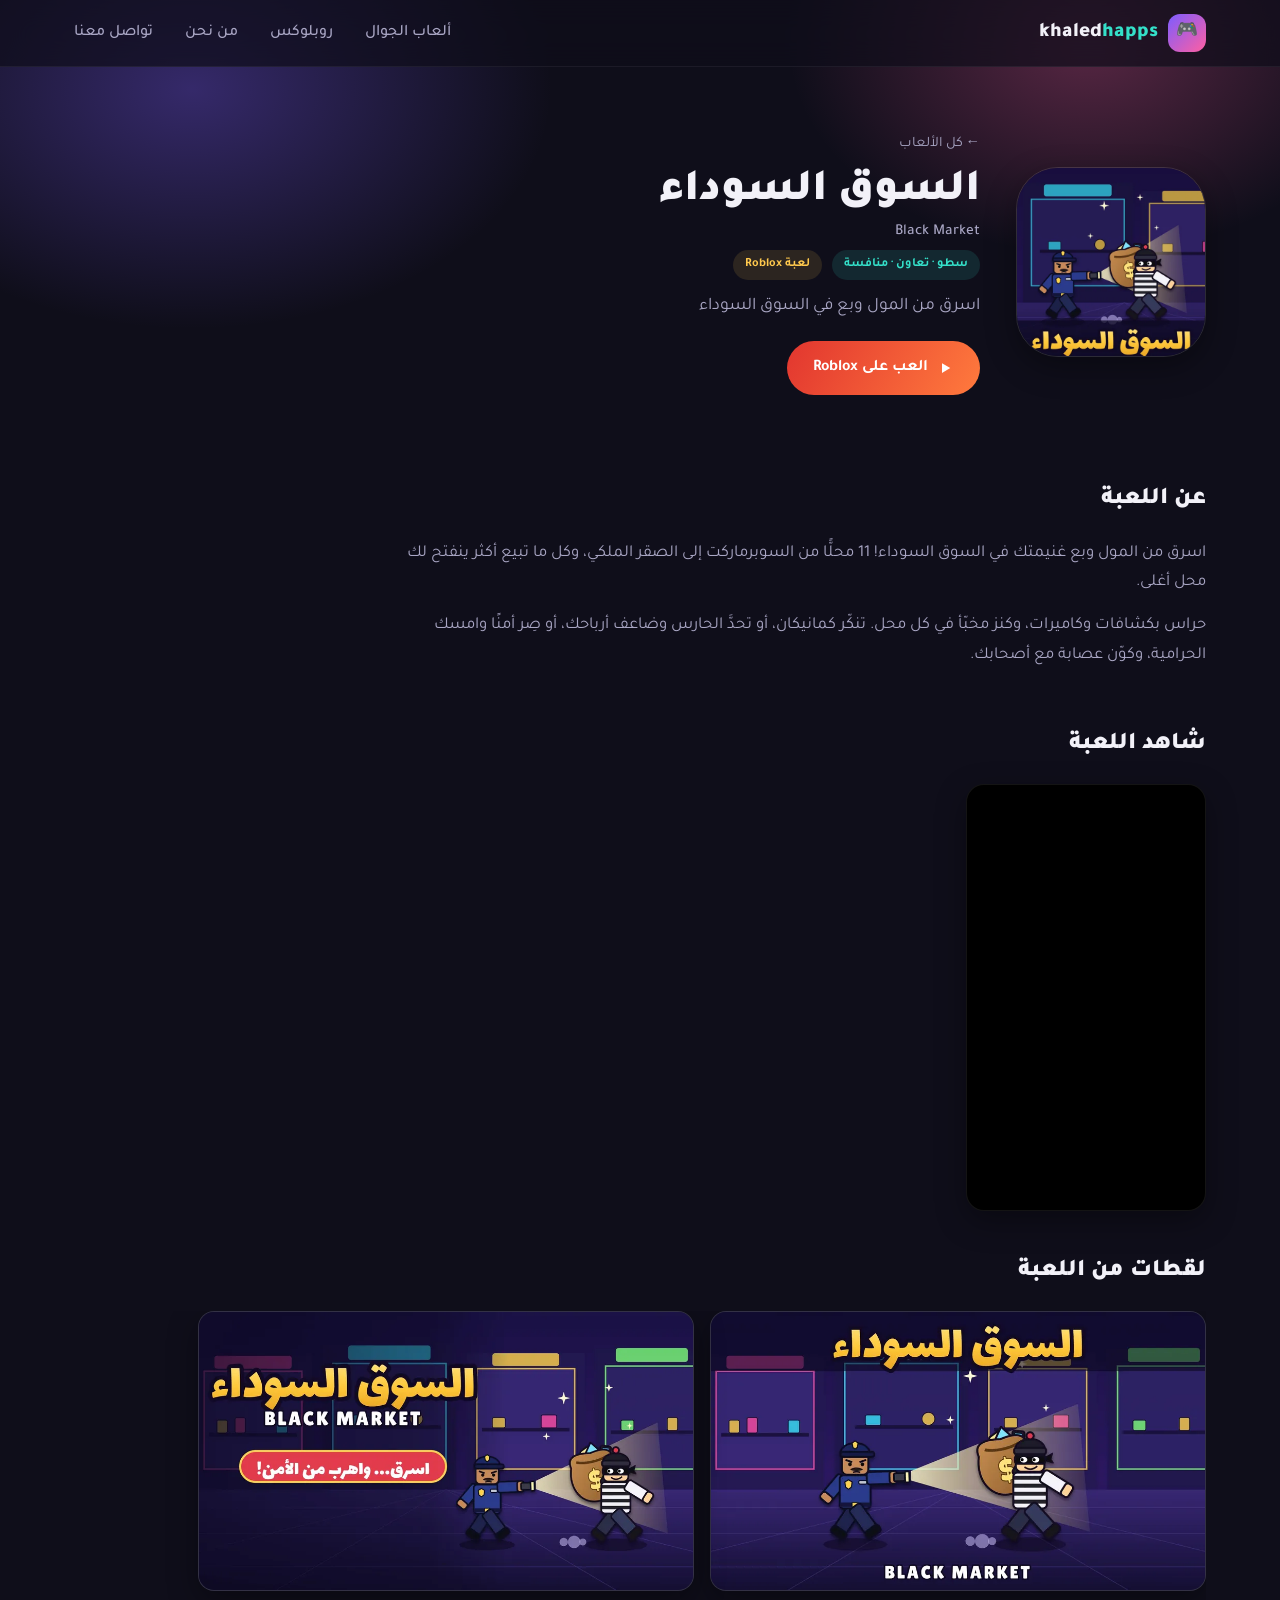
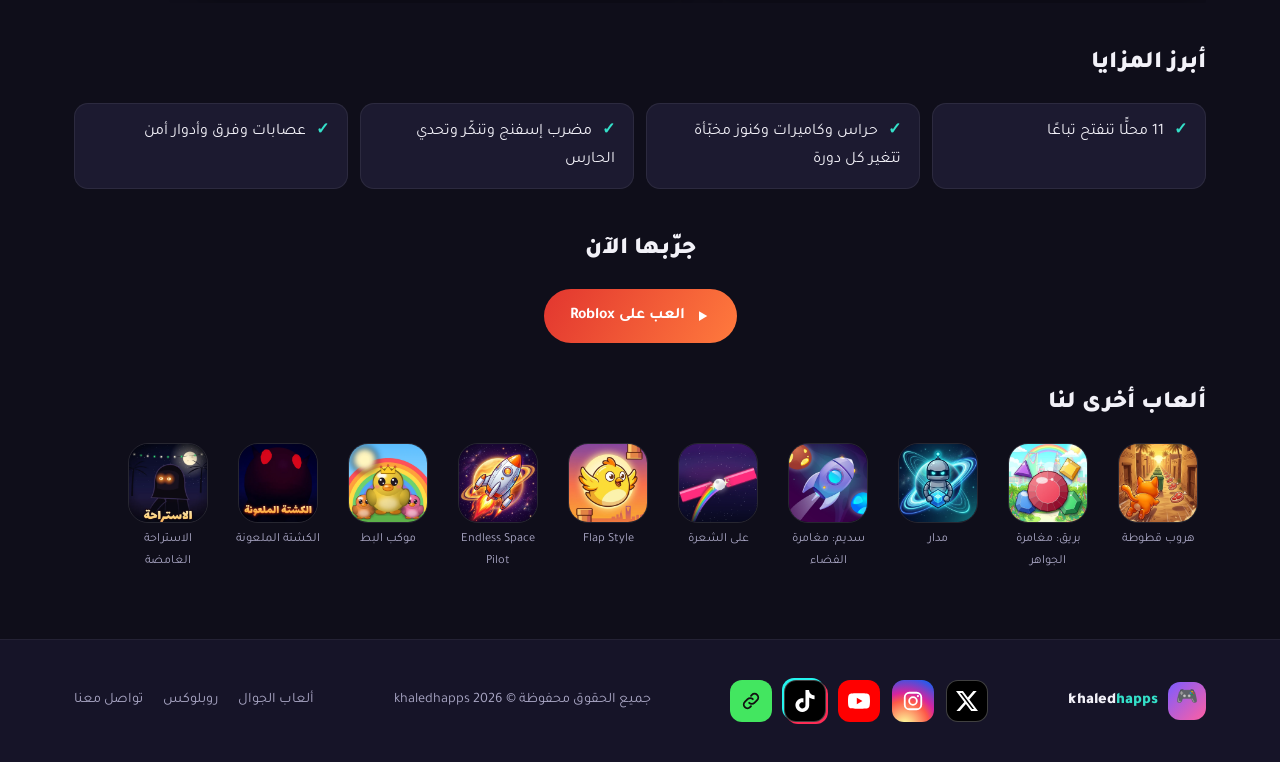
<file: games/black-market.html>
<!DOCTYPE html>
<html lang="ar" dir="rtl">
<head>
<meta charset="UTF-8">
<meta name="viewport" content="width=device-width, initial-scale=1.0">
<title>السوق السوداء | khaledhapps</title>
<meta name="description" content="اسرق من المول وبع في السوق السوداء — اسرق من المول وبع غنيمتك في السوق السوداء! 11 محلًّا من السوبرماركت إلى الصقر الملكي، وكل ما تبيع أكثر ينفتح لك محل أغلى">
<meta property="og:title" content="السوق السوداء | khaledhapps">
<meta property="og:description" content="اسرق من المول وبع في السوق السوداء">
<meta property="og:image" content="https://khaledhapps-jpg.github.io/my-games-site/images/black-market.webp">
<link rel="preconnect" href="https://fonts.googleapis.com">
<link href="https://fonts.googleapis.com/css2?family=Tajawal:wght@400;500;700;900&display=swap" rel="stylesheet">
<link rel="stylesheet" href="../css/style.css">
</head>
<body>
<header class="site-header" id="top">
  <div class="container header-inner">
    <a href="../index.html" class="logo"><span class="logo-badge">🎮</span><span class="logo-text">khaled<span>happs</span></span></a>
    <nav class="main-nav" id="mainNav">
      <a href="../index.html#games">ألعاب الجوال</a>
      <a href="../index.html#roblox">روبلوكس</a>
      <a href="../index.html#about">من نحن</a>
      <a href="../index.html#contact">تواصل معنا</a>
    </nav>
    <button class="nav-toggle" id="navToggle" aria-label="فتح القائمة"><span></span><span></span><span></span></button>
  </div>
</header>

<section class="g-hero">
  <div class="hero-bg" aria-hidden="true"></div>
  <div class="container g-hero-inner">
    <div class="g-icon"><img src="../images/black-market.webp" alt="أيقونة السوق السوداء"></div>
    <div class="g-head">
      <a class="crumb" href="../index.html#roblox">← كل الألعاب</a>
      <h1>السوق السوداء<small class="en" dir="ltr">Black Market</small></h1>
      <div class="g-meta"><span class="genre">سطو · تعاون · منافسة</span><span class="genre alt">لعبة Roblox</span></div>
      <p class="g-tag">اسرق من المول وبع في السوق السوداء</p>
      <a class="play-btn big roblox-btn" target="_blank" rel="noopener noreferrer" href="https://www.roblox.com/games/123518238347670"><svg class="rb-icon" viewBox="0 0 24 24" aria-hidden="true"><path fill="currentColor" d="M8 5.5v13l11-6.5z"/></svg>العب على Roblox</a>
    </div>
  </div>
</section>

<main class="container g-main">
  <section class="g-section"><h2>عن اللعبة</h2><div class="g-text"><p>اسرق من المول وبع غنيمتك في السوق السوداء! 11 محلًّا من السوبرماركت إلى الصقر الملكي، وكل ما تبيع أكثر ينفتح لك محل أغلى.</p><p>حراس بكشافات وكاميرات، وكنز مخبّأ في كل محل. تنكّر كمانيكان، أو تحدَّ الحارس وضاعف أرباحك، أو صِر أمنًا وامسك الحرامية، وكوّن عصابة مع أصحابك.</p></div></section>
  <section class="g-section"><h2>شاهد اللعبة</h2><div class="videos"><div class="video-box"><iframe loading="lazy" src="https://www.youtube-nocookie.com/embed/EolPFQKPnUA" title="فيديو السوق السوداء" allow="accelerometer; encrypted-media; picture-in-picture" allowfullscreen></iframe></div></div></section>
  <section class="g-section"><h2>لقطات من اللعبة</h2><div class="shots"><a class="shot land" href="../images/games/black-market/shot1.webp" target="_blank"><img src="../images/games/black-market/shot1.webp" alt="لقطة من لعبة السوق السوداء" loading="lazy"></a><a class="shot land" href="../images/games/black-market/shot2.webp" target="_blank"><img src="../images/games/black-market/shot2.webp" alt="لقطة من لعبة السوق السوداء" loading="lazy"></a></div></section>
  <section class="g-section"><h2>أبرز المزايا</h2><ul class="g-feats"><li>11 محلًّا تنفتح تباعًا</li><li>حراس وكاميرات وكنوز مخبّأة تتغير كل دورة</li><li>مضرب إسفنج وتنكّر وتحدي الحارس</li><li>عصابات وفرق وأدوار أمن</li></ul></section>
  <section class="g-section g-cta"><h2>جرّبها الآن</h2><a class="play-btn big roblox-btn" target="_blank" rel="noopener noreferrer" href="https://www.roblox.com/games/123518238347670"><svg class="rb-icon" viewBox="0 0 24 24" aria-hidden="true"><path fill="currentColor" d="M8 5.5v13l11-6.5z"/></svg>العب على Roblox</a></section>
  <section class="g-section"><h2>ألعاب أخرى لنا</h2><div class="minis"><a class="mini" href="alley-dash.html"><img src="../images/alley-dash.webp" alt=""><span>هروب قطوطة</span></a><a class="mini" href="bareeq.html"><img src="../images/gem-match.webp" alt=""><span>بريق: مغامرة الجواهر</span></a><a class="mini" href="madar.html"><img src="../images/madar.webp" alt=""><span>مدار</span></a><a class="mini" href="sadeem.html"><img src="../images/space-adventure.webp" alt=""><span>سديم: مغامرة الفضاء</span></a><a class="mini" href="rainbow-jump.html"><img src="../images/rainbow-jump.webp" alt=""><span>على الشعرة</span></a><a class="mini" href="flap-style.html"><img src="../images/flappy-clone.webp" alt=""><span>Flap Style</span></a><a class="mini" href="space-pilot.html"><img src="../images/space-pilot.webp" alt=""><span>Endless Space Pilot</span></a><a class="mini" href="duck-parade.html"><img src="../images/duck-parade.webp" alt=""><span>موكب البط</span></a><a class="mini" href="cursed-camp.html"><img src="../images/cursed-camp.webp" alt=""><span>الكشتة الملعونة</span></a><a class="mini" href="rest-house.html"><img src="../images/rest-house.webp" alt=""><span>الاستراحة الغامضة</span></a></div></section>
</main>

<footer class="site-footer">
  <div class="container footer-inner">
    <div class="footer-brand"><span class="logo-badge">🎮</span><span class="logo-text">khaled<span>happs</span></span></div>
    <div class="social-row">
      <a class="social s-x" href="https://x.com/KHALEDHapps" target="_blank" rel="noopener noreferrer" aria-label="X" title="X"><svg viewBox="0 0 24 24" aria-hidden="true"><path fill="currentColor" d="M18.901 1.153h3.68l-8.04 9.19L24 22.846h-7.406l-5.8-7.584-6.638 7.584H.474l8.6-9.83L0 1.154h7.594l5.243 6.932ZM17.61 20.644h2.039L6.486 3.24H4.298Z"/></svg></a>
      <a class="social s-ig" href="https://www.instagram.com/khaledhapps/" target="_blank" rel="noopener noreferrer" aria-label="Instagram" title="Instagram"><svg viewBox="0 0 24 24" aria-hidden="true" fill="none" stroke="currentColor" stroke-width="2"><rect x="3" y="3" width="18" height="18" rx="5"/><circle cx="12" cy="12" r="4.2"/><circle cx="17.4" cy="6.6" r="1.2" fill="currentColor" stroke="none"/></svg></a>
      <a class="social s-yt" href="https://www.youtube.com/@khaledapps-o8u" target="_blank" rel="noopener noreferrer" aria-label="YouTube" title="YouTube"><svg viewBox="0 0 24 24" aria-hidden="true"><path fill="currentColor" d="M23.5 6.2a3 3 0 0 0-2.1-2.1C19.5 3.6 12 3.6 12 3.6s-7.5 0-9.4.5A3 3 0 0 0 .5 6.2C0 8.1 0 12 0 12s0 3.9.5 5.8a3 3 0 0 0 2.1 2.1c1.9.5 9.4.5 9.4.5s7.5 0 9.4-.5a3 3 0 0 0 2.1-2.1c.5-1.9.5-5.8.5-5.8s0-3.9-.5-5.8ZM9.6 15.6V8.4l6.2 3.6-6.2 3.6Z"/></svg></a>
      <a class="social s-tt" href="https://www.tiktok.com/@khaledhapps" target="_blank" rel="noopener noreferrer" aria-label="TikTok" title="TikTok"><svg viewBox="0 0 24 24" aria-hidden="true"><path fill="currentColor" d="M12.525.02c1.31-.02 2.61-.01 3.91-.02.08 1.53.63 3.09 1.75 4.17 1.12 1.11 2.7 1.62 4.24 1.79v4.03c-1.44-.05-2.89-.35-4.2-.97-.57-.26-1.1-.59-1.62-.93-.01 2.92.01 5.84-.02 8.75-.08 1.4-.54 2.79-1.35 3.94-1.31 1.92-3.58 3.17-5.91 3.21-1.43.08-2.86-.31-4.08-1.03-2.02-1.19-3.44-3.37-3.65-5.71-.02-.5-.03-1-.01-1.49.18-1.9 1.12-3.72 2.58-4.96 1.66-1.44 3.98-2.13 6.15-1.72.02 1.48-.04 2.96-.04 4.44-.99-.32-2.15-.23-3.02.37-.63.41-1.11 1.04-1.36 1.75-.21.51-.15 1.07-.14 1.61.24 1.64 1.82 3.02 3.5 2.87 1.12-.01 2.19-.66 2.77-1.61.19-.33.4-.67.41-1.06.1-1.79.06-3.57.07-5.36.01-4.03-.01-8.05.02-12.07z"/></svg></a>
      <a class="social s-lt" href="https://linktr.ee/khaledhapps" target="_blank" rel="noopener noreferrer" aria-label="Linktree" title="كل روابطنا"><svg viewBox="0 0 24 24" aria-hidden="true" fill="none" stroke="currentColor" stroke-width="2" stroke-linecap="round"><path d="M10 14a4 4 0 0 0 5.7 0l3-3a4 4 0 0 0-5.7-5.7l-1 1"/><path d="M14 10a4 4 0 0 0-5.7 0l-3 3a4 4 0 0 0 5.7 5.7l1-1"/></svg></a>
    </div>
    <p>جميع الحقوق محفوظة © <span id="year"></span> khaledhapps</p>
    <div class="footer-links"><a href="../index.html#games">ألعاب الجوال</a><a href="../index.html#roblox">روبلوكس</a><a href="../index.html#contact">تواصل معنا</a></div>
  </div>
</footer>
<a href="#top" class="back-to-top" id="backToTop" aria-label="العودة للأعلى">↑</a>
<script src="../js/script.js"></script>
</body>
</html>
</file>
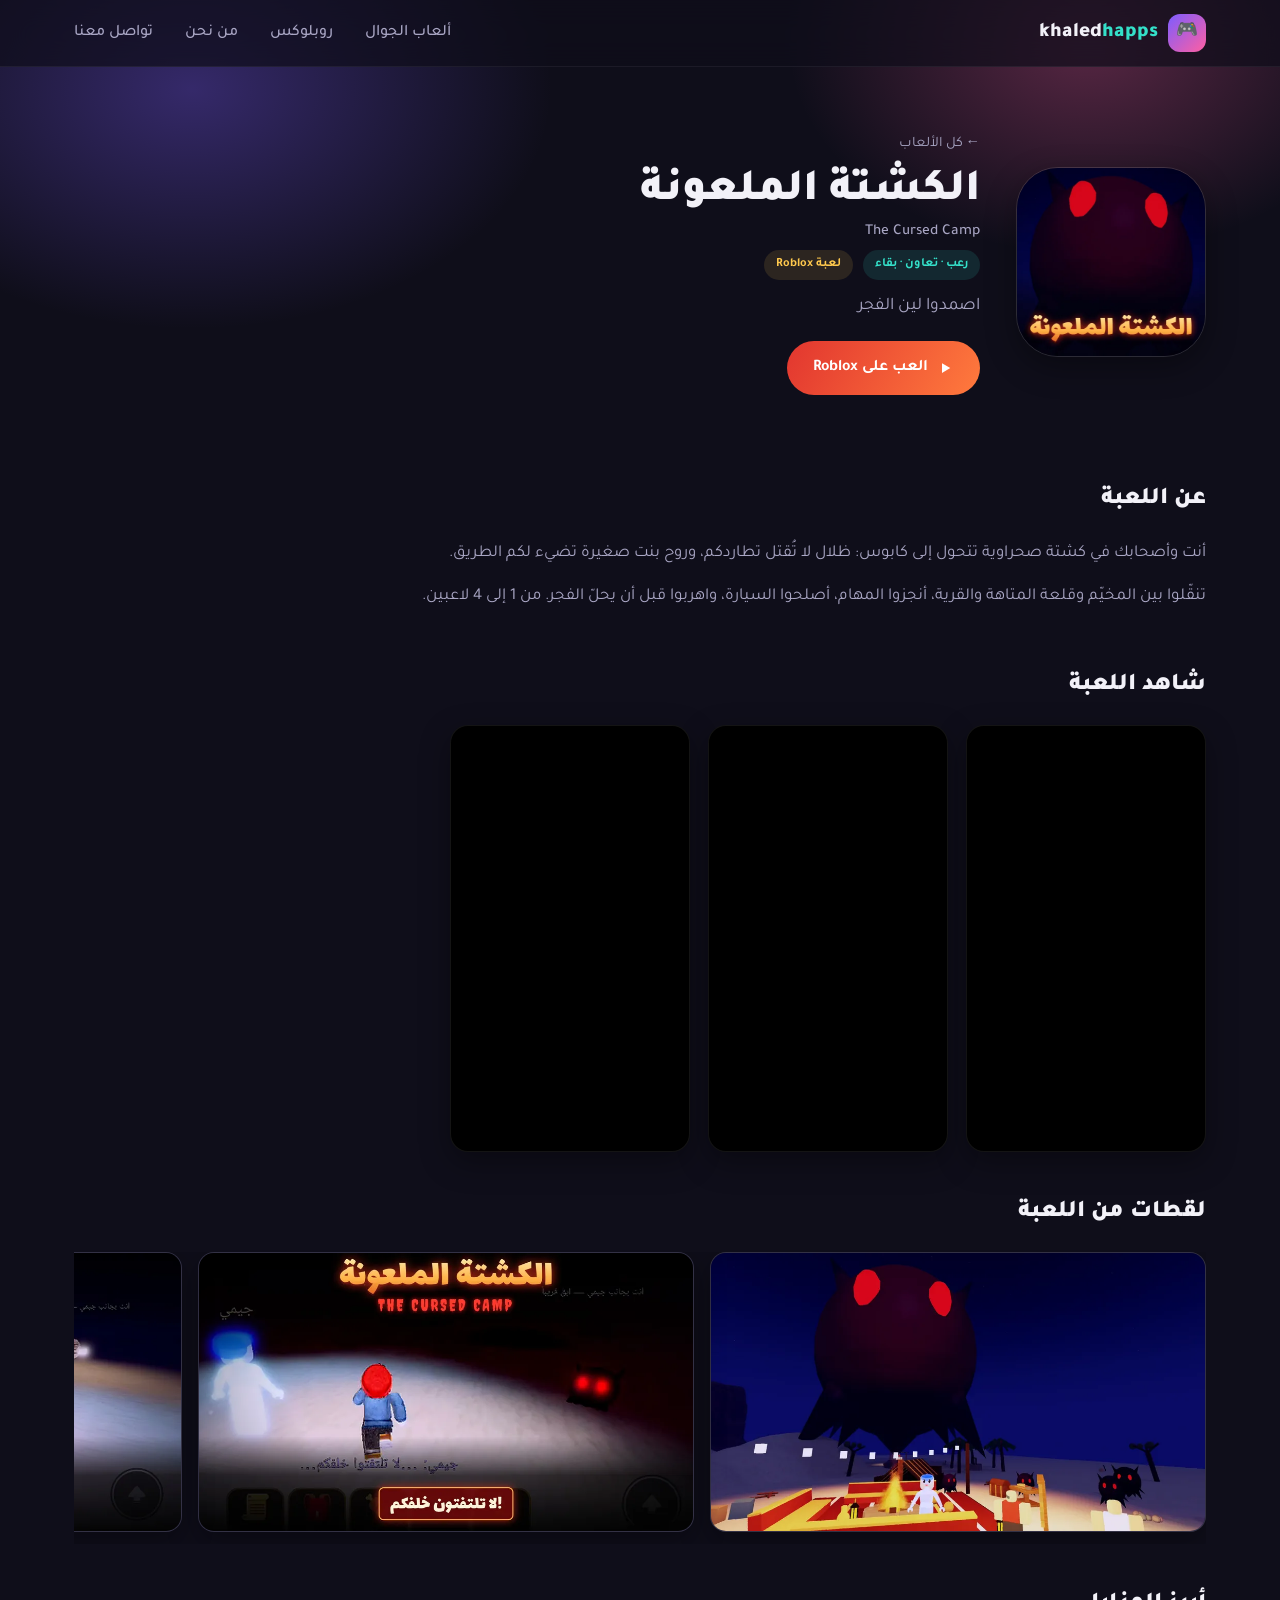
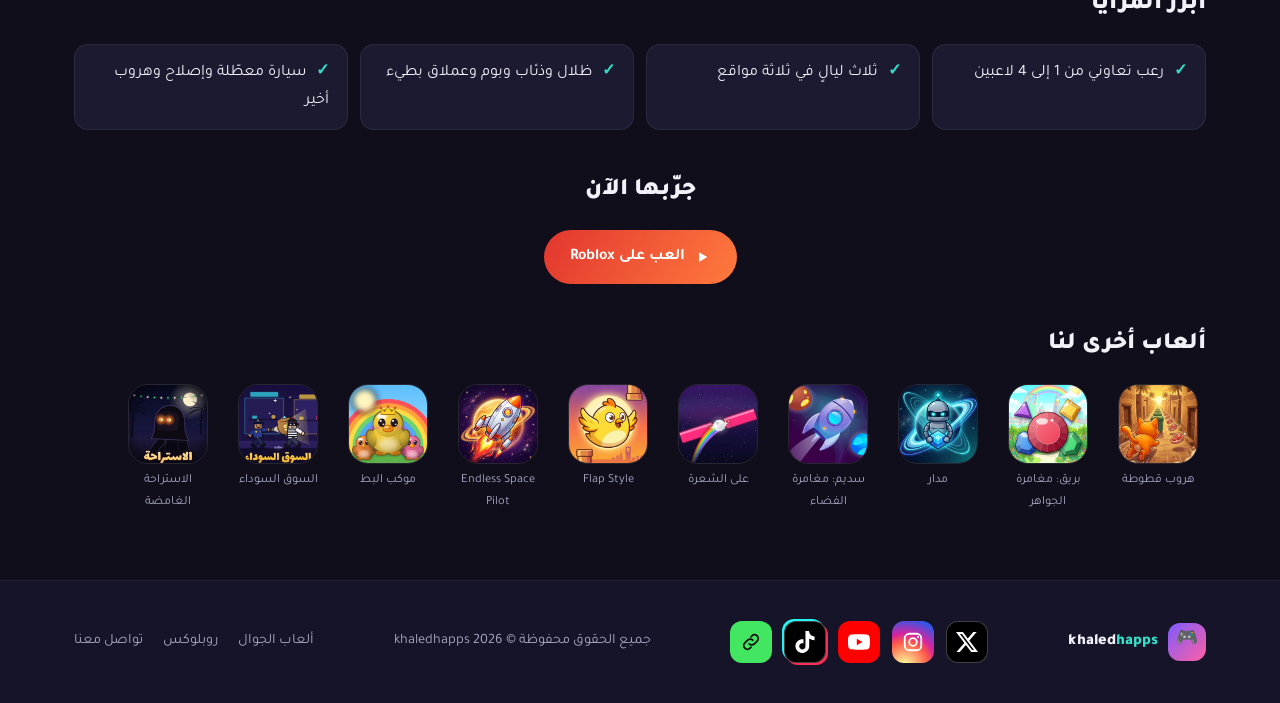
<file: games/cursed-camp.html>
<!DOCTYPE html>
<html lang="ar" dir="rtl">
<head>
<meta charset="UTF-8">
<meta name="viewport" content="width=device-width, initial-scale=1.0">
<title>الكشتة الملعونة | khaledhapps</title>
<meta name="description" content="اصمدوا لين الفجر — أنت وأصحابك في كشتة صحراوية تتحول إلى كابوس: ظلال لا تُقتل تطاردكم، وروح بنت صغيرة تضيء لكم الطريق.">
<meta property="og:title" content="الكشتة الملعونة | khaledhapps">
<meta property="og:description" content="اصمدوا لين الفجر">
<meta property="og:image" content="https://khaledhapps-jpg.github.io/my-games-site/images/cursed-camp.webp">
<link rel="preconnect" href="https://fonts.googleapis.com">
<link href="https://fonts.googleapis.com/css2?family=Tajawal:wght@400;500;700;900&display=swap" rel="stylesheet">
<link rel="stylesheet" href="../css/style.css">
</head>
<body>
<header class="site-header" id="top">
  <div class="container header-inner">
    <a href="../index.html" class="logo"><span class="logo-badge">🎮</span><span class="logo-text">khaled<span>happs</span></span></a>
    <nav class="main-nav" id="mainNav">
      <a href="../index.html#games">ألعاب الجوال</a>
      <a href="../index.html#roblox">روبلوكس</a>
      <a href="../index.html#about">من نحن</a>
      <a href="../index.html#contact">تواصل معنا</a>
    </nav>
    <button class="nav-toggle" id="navToggle" aria-label="فتح القائمة"><span></span><span></span><span></span></button>
  </div>
</header>

<section class="g-hero">
  <div class="hero-bg" aria-hidden="true"></div>
  <div class="container g-hero-inner">
    <div class="g-icon"><img src="../images/cursed-camp.webp" alt="أيقونة الكشتة الملعونة"></div>
    <div class="g-head">
      <a class="crumb" href="../index.html#roblox">← كل الألعاب</a>
      <h1>الكشتة الملعونة<small class="en" dir="ltr">The Cursed Camp</small></h1>
      <div class="g-meta"><span class="genre">رعب · تعاون · بقاء</span><span class="genre alt">لعبة Roblox</span></div>
      <p class="g-tag">اصمدوا لين الفجر</p>
      <a class="play-btn big roblox-btn" target="_blank" rel="noopener noreferrer" href="https://www.roblox.com/games/92289800647087"><svg class="rb-icon" viewBox="0 0 24 24" aria-hidden="true"><path fill="currentColor" d="M8 5.5v13l11-6.5z"/></svg>العب على Roblox</a>
    </div>
  </div>
</section>

<main class="container g-main">
  <section class="g-section"><h2>عن اللعبة</h2><div class="g-text"><p>أنت وأصحابك في كشتة صحراوية تتحول إلى كابوس: ظلال لا تُقتل تطاردكم، وروح بنت صغيرة تضيء لكم الطريق.</p><p>تنقّلوا بين المخيّم وقلعة المتاهة والقرية، أنجزوا المهام، أصلحوا السيارة، واهربوا قبل أن يحلّ الفجر. من 1 إلى 4 لاعبين.</p></div></section>
  <section class="g-section"><h2>شاهد اللعبة</h2><div class="videos"><div class="video-box"><iframe loading="lazy" src="https://www.youtube-nocookie.com/embed/hlJ_35ytVeg" title="فيديو الكشتة الملعونة" allow="accelerometer; encrypted-media; picture-in-picture" allowfullscreen></iframe></div><div class="video-box"><iframe loading="lazy" src="https://www.youtube-nocookie.com/embed/Ghc0P_vs2Qo" title="فيديو الكشتة الملعونة" allow="accelerometer; encrypted-media; picture-in-picture" allowfullscreen></iframe></div><div class="video-box"><iframe loading="lazy" src="https://www.youtube-nocookie.com/embed/jJi9CRnuPbo" title="فيديو الكشتة الملعونة" allow="accelerometer; encrypted-media; picture-in-picture" allowfullscreen></iframe></div></div></section>
  <section class="g-section"><h2>لقطات من اللعبة</h2><div class="shots"><a class="shot land" href="../images/games/cursed-camp/shot2.webp" target="_blank"><img src="../images/games/cursed-camp/shot2.webp" alt="لقطة من لعبة الكشتة الملعونة" loading="lazy"></a><a class="shot land" href="../images/games/cursed-camp/shot3.webp" target="_blank"><img src="../images/games/cursed-camp/shot3.webp" alt="لقطة من لعبة الكشتة الملعونة" loading="lazy"></a><a class="shot land" href="../images/games/cursed-camp/shot4.webp" target="_blank"><img src="../images/games/cursed-camp/shot4.webp" alt="لقطة من لعبة الكشتة الملعونة" loading="lazy"></a></div></section>
  <section class="g-section"><h2>أبرز المزايا</h2><ul class="g-feats"><li>رعب تعاوني من 1 إلى 4 لاعبين</li><li>ثلاث ليالٍ في ثلاثة مواقع</li><li>ظلال وذئاب وبوم وعملاق بطيء</li><li>سيارة معطّلة وإصلاح وهروب أخير</li></ul></section>
  <section class="g-section g-cta"><h2>جرّبها الآن</h2><a class="play-btn big roblox-btn" target="_blank" rel="noopener noreferrer" href="https://www.roblox.com/games/92289800647087"><svg class="rb-icon" viewBox="0 0 24 24" aria-hidden="true"><path fill="currentColor" d="M8 5.5v13l11-6.5z"/></svg>العب على Roblox</a></section>
  <section class="g-section"><h2>ألعاب أخرى لنا</h2><div class="minis"><a class="mini" href="alley-dash.html"><img src="../images/alley-dash.webp" alt=""><span>هروب قطوطة</span></a><a class="mini" href="bareeq.html"><img src="../images/gem-match.webp" alt=""><span>بريق: مغامرة الجواهر</span></a><a class="mini" href="madar.html"><img src="../images/madar.webp" alt=""><span>مدار</span></a><a class="mini" href="sadeem.html"><img src="../images/space-adventure.webp" alt=""><span>سديم: مغامرة الفضاء</span></a><a class="mini" href="rainbow-jump.html"><img src="../images/rainbow-jump.webp" alt=""><span>على الشعرة</span></a><a class="mini" href="flap-style.html"><img src="../images/flappy-clone.webp" alt=""><span>Flap Style</span></a><a class="mini" href="space-pilot.html"><img src="../images/space-pilot.webp" alt=""><span>Endless Space Pilot</span></a><a class="mini" href="duck-parade.html"><img src="../images/duck-parade.webp" alt=""><span>موكب البط</span></a><a class="mini" href="black-market.html"><img src="../images/black-market.webp" alt=""><span>السوق السوداء</span></a><a class="mini" href="rest-house.html"><img src="../images/rest-house.webp" alt=""><span>الاستراحة الغامضة</span></a></div></section>
</main>

<footer class="site-footer">
  <div class="container footer-inner">
    <div class="footer-brand"><span class="logo-badge">🎮</span><span class="logo-text">khaled<span>happs</span></span></div>
    <div class="social-row">
      <a class="social s-x" href="https://x.com/KHALEDHapps" target="_blank" rel="noopener noreferrer" aria-label="X" title="X"><svg viewBox="0 0 24 24" aria-hidden="true"><path fill="currentColor" d="M18.901 1.153h3.68l-8.04 9.19L24 22.846h-7.406l-5.8-7.584-6.638 7.584H.474l8.6-9.83L0 1.154h7.594l5.243 6.932ZM17.61 20.644h2.039L6.486 3.24H4.298Z"/></svg></a>
      <a class="social s-ig" href="https://www.instagram.com/khaledhapps/" target="_blank" rel="noopener noreferrer" aria-label="Instagram" title="Instagram"><svg viewBox="0 0 24 24" aria-hidden="true" fill="none" stroke="currentColor" stroke-width="2"><rect x="3" y="3" width="18" height="18" rx="5"/><circle cx="12" cy="12" r="4.2"/><circle cx="17.4" cy="6.6" r="1.2" fill="currentColor" stroke="none"/></svg></a>
      <a class="social s-yt" href="https://www.youtube.com/@khaledapps-o8u" target="_blank" rel="noopener noreferrer" aria-label="YouTube" title="YouTube"><svg viewBox="0 0 24 24" aria-hidden="true"><path fill="currentColor" d="M23.5 6.2a3 3 0 0 0-2.1-2.1C19.5 3.6 12 3.6 12 3.6s-7.5 0-9.4.5A3 3 0 0 0 .5 6.2C0 8.1 0 12 0 12s0 3.9.5 5.8a3 3 0 0 0 2.1 2.1c1.9.5 9.4.5 9.4.5s7.5 0 9.4-.5a3 3 0 0 0 2.1-2.1c.5-1.9.5-5.8.5-5.8s0-3.9-.5-5.8ZM9.6 15.6V8.4l6.2 3.6-6.2 3.6Z"/></svg></a>
      <a class="social s-tt" href="https://www.tiktok.com/@khaledhapps" target="_blank" rel="noopener noreferrer" aria-label="TikTok" title="TikTok"><svg viewBox="0 0 24 24" aria-hidden="true"><path fill="currentColor" d="M12.525.02c1.31-.02 2.61-.01 3.91-.02.08 1.53.63 3.09 1.75 4.17 1.12 1.11 2.7 1.62 4.24 1.79v4.03c-1.44-.05-2.89-.35-4.2-.97-.57-.26-1.1-.59-1.62-.93-.01 2.92.01 5.84-.02 8.75-.08 1.4-.54 2.79-1.35 3.94-1.31 1.92-3.58 3.17-5.91 3.21-1.43.08-2.86-.31-4.08-1.03-2.02-1.19-3.44-3.37-3.65-5.71-.02-.5-.03-1-.01-1.49.18-1.9 1.12-3.72 2.58-4.96 1.66-1.44 3.98-2.13 6.15-1.72.02 1.48-.04 2.96-.04 4.44-.99-.32-2.15-.23-3.02.37-.63.41-1.11 1.04-1.36 1.75-.21.51-.15 1.07-.14 1.61.24 1.64 1.82 3.02 3.5 2.87 1.12-.01 2.19-.66 2.77-1.61.19-.33.4-.67.41-1.06.1-1.79.06-3.57.07-5.36.01-4.03-.01-8.05.02-12.07z"/></svg></a>
      <a class="social s-lt" href="https://linktr.ee/khaledhapps" target="_blank" rel="noopener noreferrer" aria-label="Linktree" title="كل روابطنا"><svg viewBox="0 0 24 24" aria-hidden="true" fill="none" stroke="currentColor" stroke-width="2" stroke-linecap="round"><path d="M10 14a4 4 0 0 0 5.7 0l3-3a4 4 0 0 0-5.7-5.7l-1 1"/><path d="M14 10a4 4 0 0 0-5.7 0l-3 3a4 4 0 0 0 5.7 5.7l1-1"/></svg></a>
    </div>
    <p>جميع الحقوق محفوظة © <span id="year"></span> khaledhapps</p>
    <div class="footer-links"><a href="../index.html#games">ألعاب الجوال</a><a href="../index.html#roblox">روبلوكس</a><a href="../index.html#contact">تواصل معنا</a></div>
  </div>
</footer>
<a href="#top" class="back-to-top" id="backToTop" aria-label="العودة للأعلى">↑</a>
<script src="../js/script.js"></script>
</body>
</html>
</file>
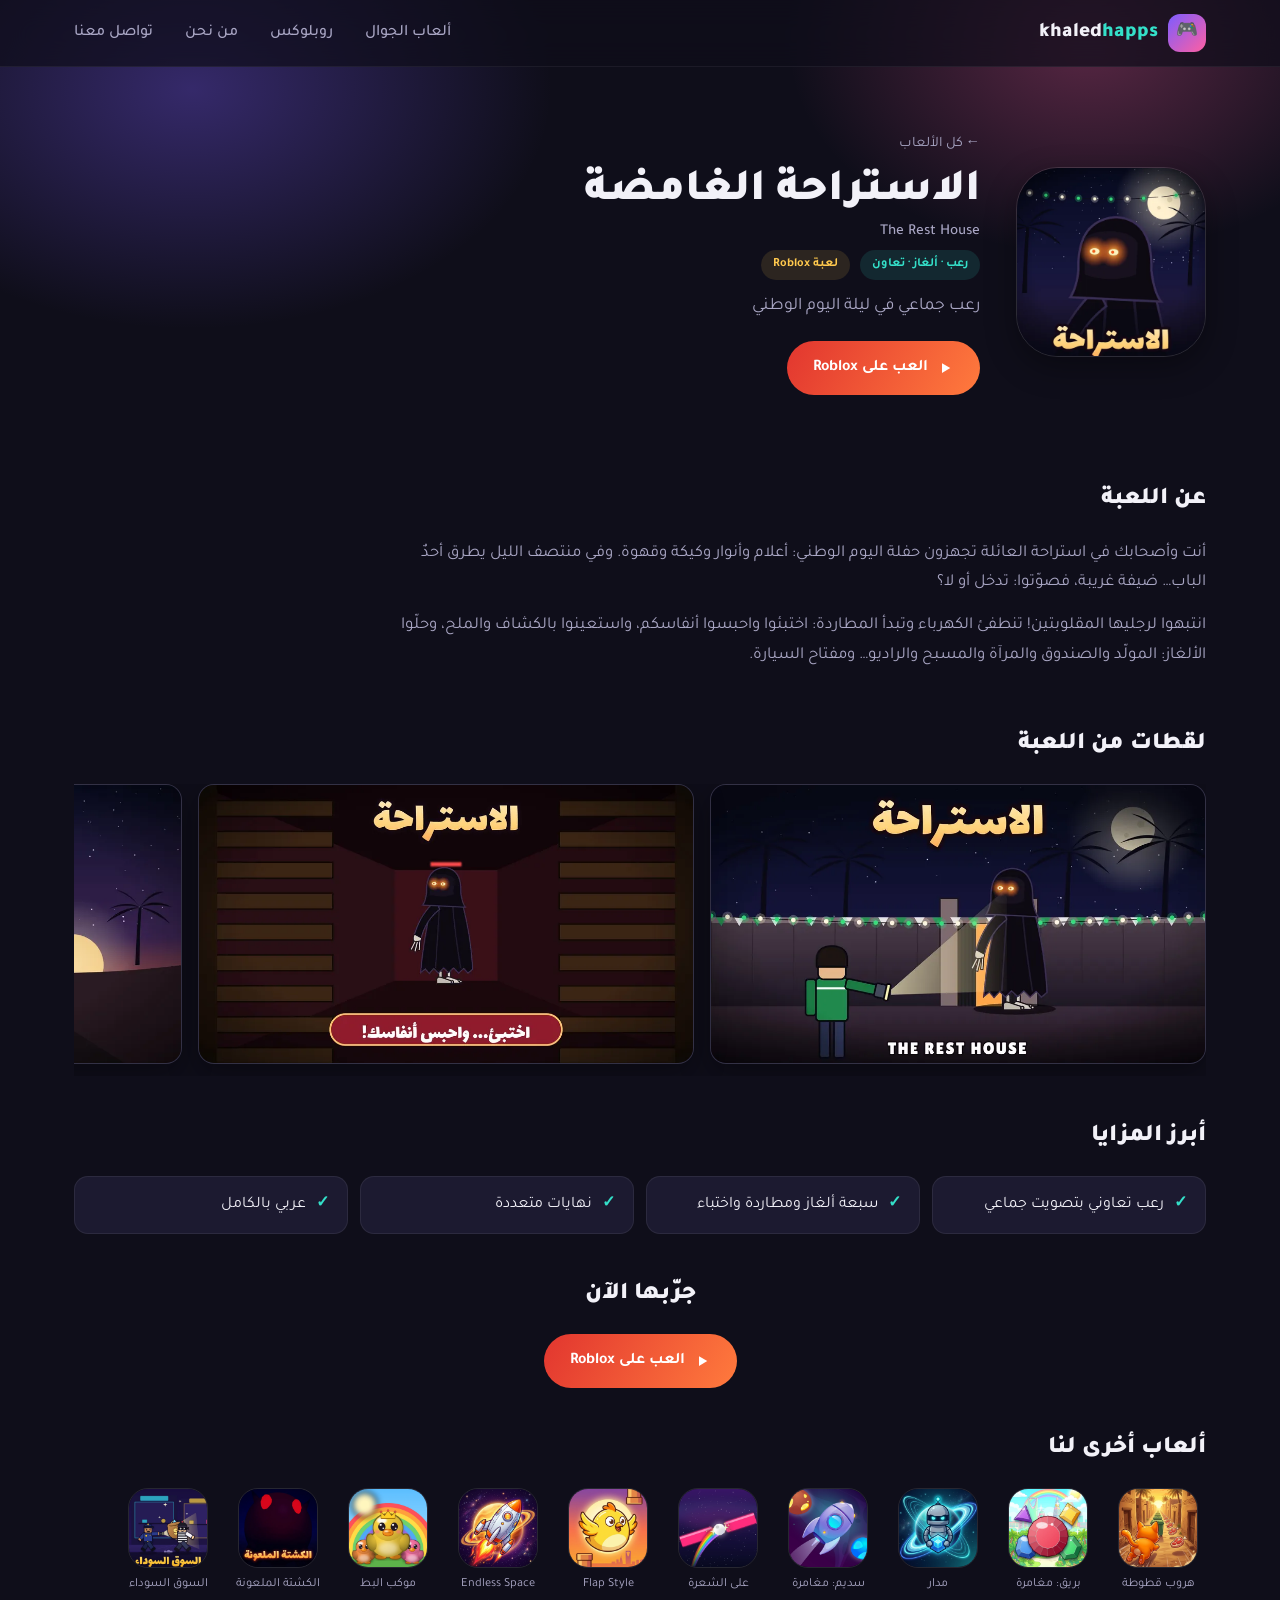
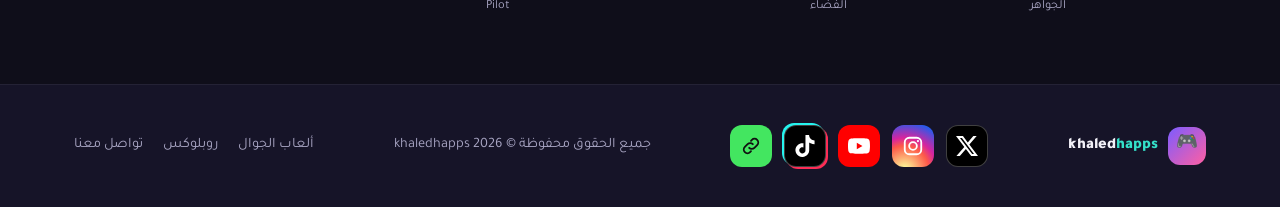
<file: games/rest-house.html>
<!DOCTYPE html>
<html lang="ar" dir="rtl">
<head>
<meta charset="UTF-8">
<meta name="viewport" content="width=device-width, initial-scale=1.0">
<title>الاستراحة الغامضة | khaledhapps</title>
<meta name="description" content="رعب جماعي في ليلة اليوم الوطني — أنت وأصحابك في استراحة العائلة تجهزون حفلة اليوم الوطني: أعلام وأنوار وكيكة وقهوة. وفي منتصف الليل يطرق أحدٌ الباب… ضيفة">
<meta property="og:title" content="الاستراحة الغامضة | khaledhapps">
<meta property="og:description" content="رعب جماعي في ليلة اليوم الوطني">
<meta property="og:image" content="https://khaledhapps-jpg.github.io/my-games-site/images/rest-house.webp">
<link rel="preconnect" href="https://fonts.googleapis.com">
<link href="https://fonts.googleapis.com/css2?family=Tajawal:wght@400;500;700;900&display=swap" rel="stylesheet">
<link rel="stylesheet" href="../css/style.css">
</head>
<body>
<header class="site-header" id="top">
  <div class="container header-inner">
    <a href="../index.html" class="logo"><span class="logo-badge">🎮</span><span class="logo-text">khaled<span>happs</span></span></a>
    <nav class="main-nav" id="mainNav">
      <a href="../index.html#games">ألعاب الجوال</a>
      <a href="../index.html#roblox">روبلوكس</a>
      <a href="../index.html#about">من نحن</a>
      <a href="../index.html#contact">تواصل معنا</a>
    </nav>
    <button class="nav-toggle" id="navToggle" aria-label="فتح القائمة"><span></span><span></span><span></span></button>
  </div>
</header>

<section class="g-hero">
  <div class="hero-bg" aria-hidden="true"></div>
  <div class="container g-hero-inner">
    <div class="g-icon"><img src="../images/rest-house.webp" alt="أيقونة الاستراحة الغامضة"></div>
    <div class="g-head">
      <a class="crumb" href="../index.html#roblox">← كل الألعاب</a>
      <h1>الاستراحة الغامضة<small class="en" dir="ltr">The Rest House</small></h1>
      <div class="g-meta"><span class="genre">رعب · ألغاز · تعاون</span><span class="genre alt">لعبة Roblox</span></div>
      <p class="g-tag">رعب جماعي في ليلة اليوم الوطني</p>
      <a class="play-btn big roblox-btn" target="_blank" rel="noopener noreferrer" href="https://www.roblox.com/games/78408570377537"><svg class="rb-icon" viewBox="0 0 24 24" aria-hidden="true"><path fill="currentColor" d="M8 5.5v13l11-6.5z"/></svg>العب على Roblox</a>
    </div>
  </div>
</section>

<main class="container g-main">
  <section class="g-section"><h2>عن اللعبة</h2><div class="g-text"><p>أنت وأصحابك في استراحة العائلة تجهزون حفلة اليوم الوطني: أعلام وأنوار وكيكة وقهوة. وفي منتصف الليل يطرق أحدٌ الباب… ضيفة غريبة، فصوّتوا: تدخل أو لا؟</p><p>انتبهوا لرجليها المقلوبتين! تنطفئ الكهرباء وتبدأ المطاردة: اختبئوا واحبسوا أنفاسكم، واستعينوا بالكشاف والملح، وحلّوا الألغاز: المولّد والصندوق والمرآة والمسبح والراديو… ومفتاح السيارة.</p></div></section>
  
  <section class="g-section"><h2>لقطات من اللعبة</h2><div class="shots"><a class="shot land" href="../images/games/rest-house/shot1.webp" target="_blank"><img src="../images/games/rest-house/shot1.webp" alt="لقطة من لعبة الاستراحة الغامضة" loading="lazy"></a><a class="shot land" href="../images/games/rest-house/shot2.webp" target="_blank"><img src="../images/games/rest-house/shot2.webp" alt="لقطة من لعبة الاستراحة الغامضة" loading="lazy"></a><a class="shot land" href="../images/games/rest-house/shot3.webp" target="_blank"><img src="../images/games/rest-house/shot3.webp" alt="لقطة من لعبة الاستراحة الغامضة" loading="lazy"></a></div></section>
  <section class="g-section"><h2>أبرز المزايا</h2><ul class="g-feats"><li>رعب تعاوني بتصويت جماعي</li><li>سبعة ألغاز ومطاردة واختباء</li><li>نهايات متعددة</li><li>عربي بالكامل</li></ul></section>
  <section class="g-section g-cta"><h2>جرّبها الآن</h2><a class="play-btn big roblox-btn" target="_blank" rel="noopener noreferrer" href="https://www.roblox.com/games/78408570377537"><svg class="rb-icon" viewBox="0 0 24 24" aria-hidden="true"><path fill="currentColor" d="M8 5.5v13l11-6.5z"/></svg>العب على Roblox</a></section>
  <section class="g-section"><h2>ألعاب أخرى لنا</h2><div class="minis"><a class="mini" href="alley-dash.html"><img src="../images/alley-dash.webp" alt=""><span>هروب قطوطة</span></a><a class="mini" href="bareeq.html"><img src="../images/gem-match.webp" alt=""><span>بريق: مغامرة الجواهر</span></a><a class="mini" href="madar.html"><img src="../images/madar.webp" alt=""><span>مدار</span></a><a class="mini" href="sadeem.html"><img src="../images/space-adventure.webp" alt=""><span>سديم: مغامرة الفضاء</span></a><a class="mini" href="rainbow-jump.html"><img src="../images/rainbow-jump.webp" alt=""><span>على الشعرة</span></a><a class="mini" href="flap-style.html"><img src="../images/flappy-clone.webp" alt=""><span>Flap Style</span></a><a class="mini" href="space-pilot.html"><img src="../images/space-pilot.webp" alt=""><span>Endless Space Pilot</span></a><a class="mini" href="duck-parade.html"><img src="../images/duck-parade.webp" alt=""><span>موكب البط</span></a><a class="mini" href="cursed-camp.html"><img src="../images/cursed-camp.webp" alt=""><span>الكشتة الملعونة</span></a><a class="mini" href="black-market.html"><img src="../images/black-market.webp" alt=""><span>السوق السوداء</span></a></div></section>
</main>

<footer class="site-footer">
  <div class="container footer-inner">
    <div class="footer-brand"><span class="logo-badge">🎮</span><span class="logo-text">khaled<span>happs</span></span></div>
    <div class="social-row">
      <a class="social s-x" href="https://x.com/KHALEDHapps" target="_blank" rel="noopener noreferrer" aria-label="X" title="X"><svg viewBox="0 0 24 24" aria-hidden="true"><path fill="currentColor" d="M18.901 1.153h3.68l-8.04 9.19L24 22.846h-7.406l-5.8-7.584-6.638 7.584H.474l8.6-9.83L0 1.154h7.594l5.243 6.932ZM17.61 20.644h2.039L6.486 3.24H4.298Z"/></svg></a>
      <a class="social s-ig" href="https://www.instagram.com/khaledhapps/" target="_blank" rel="noopener noreferrer" aria-label="Instagram" title="Instagram"><svg viewBox="0 0 24 24" aria-hidden="true" fill="none" stroke="currentColor" stroke-width="2"><rect x="3" y="3" width="18" height="18" rx="5"/><circle cx="12" cy="12" r="4.2"/><circle cx="17.4" cy="6.6" r="1.2" fill="currentColor" stroke="none"/></svg></a>
      <a class="social s-yt" href="https://www.youtube.com/@khaledapps-o8u" target="_blank" rel="noopener noreferrer" aria-label="YouTube" title="YouTube"><svg viewBox="0 0 24 24" aria-hidden="true"><path fill="currentColor" d="M23.5 6.2a3 3 0 0 0-2.1-2.1C19.5 3.6 12 3.6 12 3.6s-7.5 0-9.4.5A3 3 0 0 0 .5 6.2C0 8.1 0 12 0 12s0 3.9.5 5.8a3 3 0 0 0 2.1 2.1c1.9.5 9.4.5 9.4.5s7.5 0 9.4-.5a3 3 0 0 0 2.1-2.1c.5-1.9.5-5.8.5-5.8s0-3.9-.5-5.8ZM9.6 15.6V8.4l6.2 3.6-6.2 3.6Z"/></svg></a>
      <a class="social s-tt" href="https://www.tiktok.com/@khaledhapps" target="_blank" rel="noopener noreferrer" aria-label="TikTok" title="TikTok"><svg viewBox="0 0 24 24" aria-hidden="true"><path fill="currentColor" d="M12.525.02c1.31-.02 2.61-.01 3.91-.02.08 1.53.63 3.09 1.75 4.17 1.12 1.11 2.7 1.62 4.24 1.79v4.03c-1.44-.05-2.89-.35-4.2-.97-.57-.26-1.1-.59-1.62-.93-.01 2.92.01 5.84-.02 8.75-.08 1.4-.54 2.79-1.35 3.94-1.31 1.92-3.58 3.17-5.91 3.21-1.43.08-2.86-.31-4.08-1.03-2.02-1.19-3.44-3.37-3.65-5.71-.02-.5-.03-1-.01-1.49.18-1.9 1.12-3.72 2.58-4.96 1.66-1.44 3.98-2.13 6.15-1.72.02 1.48-.04 2.96-.04 4.44-.99-.32-2.15-.23-3.02.37-.63.41-1.11 1.04-1.36 1.75-.21.51-.15 1.07-.14 1.61.24 1.64 1.82 3.02 3.5 2.87 1.12-.01 2.19-.66 2.77-1.61.19-.33.4-.67.41-1.06.1-1.79.06-3.57.07-5.36.01-4.03-.01-8.05.02-12.07z"/></svg></a>
      <a class="social s-lt" href="https://linktr.ee/khaledhapps" target="_blank" rel="noopener noreferrer" aria-label="Linktree" title="كل روابطنا"><svg viewBox="0 0 24 24" aria-hidden="true" fill="none" stroke="currentColor" stroke-width="2" stroke-linecap="round"><path d="M10 14a4 4 0 0 0 5.7 0l3-3a4 4 0 0 0-5.7-5.7l-1 1"/><path d="M14 10a4 4 0 0 0-5.7 0l-3 3a4 4 0 0 0 5.7 5.7l1-1"/></svg></a>
    </div>
    <p>جميع الحقوق محفوظة © <span id="year"></span> khaledhapps</p>
    <div class="footer-links"><a href="../index.html#games">ألعاب الجوال</a><a href="../index.html#roblox">روبلوكس</a><a href="../index.html#contact">تواصل معنا</a></div>
  </div>
</footer>
<a href="#top" class="back-to-top" id="backToTop" aria-label="العودة للأعلى">↑</a>
<script src="../js/script.js"></script>
</body>
</html>
</file>
<file: css/style.css>
/* ================= Base ================= */
:root{
  --bg: #0f0e1a;
  --bg-alt: #161428;
  --card: #1c1a30;
  --card-hover: #221f3c;
  --text: #f2f1f8;
  --muted: #a9a6c4;
  --primary: #7c5cff;
  --primary-2: #ff5fa2;
  --accent: #34e0c9;
  --gold: #ffc94d;
  --radius: 18px;
  --shadow: 0 10px 30px rgba(0,0,0,.35);
  --max: 1180px;
}

*{ box-sizing: border-box; margin:0; padding:0; }

html{ scroll-behavior: smooth; }

body{
  font-family: 'Tajawal', 'Segoe UI', Tahoma, sans-serif;
  background: var(--bg);
  color: var(--text);
  line-height: 1.75;
  overflow-x: hidden;
}

img{ max-width: 100%; display:block; }
a{ color: inherit; text-decoration: none; }
ul{ list-style: none; }

.container{
  width: 100%;
  max-width: var(--max);
  margin: 0 auto;
  padding: 0 24px;
}

.btn{
  display:inline-flex;
  align-items:center;
  justify-content:center;
  gap:8px;
  padding: 14px 30px;
  border-radius: 999px;
  font-weight: 700;
  font-size: 1rem;
  transition: transform .25s ease, box-shadow .25s ease, background .25s ease;
  cursor:pointer;
  border: none;
}
.btn-primary{
  background: linear-gradient(120deg, var(--primary), var(--primary-2));
  color:#fff;
  box-shadow: 0 8px 24px rgba(124,92,255,.4);
}
.btn-primary:hover{ transform: translateY(-3px); box-shadow: 0 14px 30px rgba(124,92,255,.55); }
.btn-outline{
  background: transparent;
  color: var(--text);
  border: 2px solid rgba(255,255,255,.25);
}
.btn-outline:hover{ background: rgba(255,255,255,.08); transform: translateY(-3px); }

/* ================= Header ================= */
.site-header{
  position: fixed;
  top:0; right:0; left:0;
  z-index: 100;
  background: rgba(15,14,26,.7);
  backdrop-filter: blur(14px);
  border-bottom: 1px solid rgba(255,255,255,.06);
}
.header-inner{
  display:flex;
  align-items:center;
  justify-content:space-between;
  padding: 14px 24px;
}
.logo{ display:flex; align-items:center; gap:10px; font-weight:900; font-size:1.3rem; }
.logo-badge{
  width:38px;height:38px;border-radius:12px;
  display:flex;align-items:center;justify-content:center;
  background: linear-gradient(135deg, var(--primary), var(--primary-2));
  font-size:1.1rem;
}
.logo-text span{ color: var(--accent); }

.main-nav{ display:flex; gap: 32px; }
.main-nav a{
  color: var(--muted);
  font-weight: 500;
  position: relative;
  transition: color .2s;
}
.main-nav a:hover{ color: var(--text); }
.main-nav a::after{
  content:"";
  position:absolute; right:0; bottom:-6px;
  width:0; height:2px;
  background: var(--accent);
  transition: width .25s ease;
}
.main-nav a:hover::after{ width:100%; }

.nav-toggle{
  display:none;
  flex-direction: column;
  gap:5px;
  background:none; border:none; cursor:pointer;
}
.nav-toggle span{
  width:24px; height:2px; background: var(--text); border-radius:2px;
}

/* ================= Hero ================= */
.hero{
  position: relative;
  padding: 170px 0 100px;
  overflow:hidden;
}
.hero-bg{
  position:absolute; inset:0;
  background:
    radial-gradient(600px 400px at 15% 20%, rgba(124,92,255,.35), transparent 60%),
    radial-gradient(500px 350px at 85% 10%, rgba(255,95,162,.3), transparent 60%),
    radial-gradient(700px 500px at 50% 100%, rgba(52,224,201,.18), transparent 60%);
  z-index:0;
}
.hero-inner{ position:relative; z-index:1; text-align:center; max-width: 820px; }
.hero h1{
  font-size: clamp(2rem, 5vw, 3.4rem);
  font-weight: 900;
  line-height: 1.3;
  margin-bottom: 22px;
}
.hero h1 .highlight{
  background: linear-gradient(120deg, var(--accent), var(--primary-2));
  -webkit-background-clip: text;
  background-clip: text;
  color: transparent;
}
.hero p{
  color: var(--muted);
  font-size: 1.15rem;
  max-width: 620px;
  margin: 0 auto 36px;
}
.hero-actions{
  display:flex; gap:18px; justify-content:center; flex-wrap:wrap;
  margin-bottom: 60px;
}
.hero-stats{
  display:flex; justify-content:center; gap:48px; flex-wrap:wrap;
}
.stat{ display:flex; flex-direction:column; align-items:center; gap:4px; }
.stat strong{ font-size: 1.8rem; font-weight:900; color: var(--gold); }
.stat span{ color: var(--muted); font-size:.9rem; }

/* ================= Section head ================= */
.section-head{ text-align:center; max-width: 620px; margin: 0 auto 50px; }
.section-head h2{ font-size: clamp(1.7rem, 3vw, 2.4rem); font-weight:900; margin-bottom:12px; }
.section-head p{ color: var(--muted); }

/* ================= Games ================= */
.games{ padding: 100px 0; background: var(--bg-alt); }
.games-grid{
  display:grid;
  grid-template-columns: repeat(auto-fit, minmax(300px, 1fr));
  gap: 28px;
}
.game-card{
  background: var(--card);
  border-radius: var(--radius);
  overflow:hidden;
  box-shadow: var(--shadow);
  border: 1px solid rgba(255,255,255,.06);
  transition: transform .3s ease, background .3s ease, border-color .3s ease;
  display:flex;
  flex-direction:column;
}
.game-card:hover{
  transform: translateY(-8px);
  background: var(--card-hover);
  border-color: rgba(124,92,255,.4);
}
.game-media{
  aspect-ratio: 1/1;
  overflow:hidden;
}
.game-media img{ width:100%; height:100%; object-fit: cover; transition: transform .4s ease; }
.game-card:hover .game-media img{ transform: scale(1.06); }

.game-info{ padding: 22px 22px 24px; display:flex; flex-direction:column; gap:10px; flex:1; }
.game-info h3{ font-size:1.3rem; font-weight:800; }
.genre{
  display:inline-block;
  align-self:flex-start;
  font-size: .78rem;
  color: var(--accent);
  background: rgba(52,224,201,.12);
  padding: 4px 12px;
  border-radius: 999px;
  font-weight:700;
}
.game-info p{ color: var(--muted); font-size:.94rem; flex:1; }

.card-footer{
  display:flex; align-items:center; justify-content:space-between;
  gap:10px; flex-wrap:wrap;
  margin-top: 8px;
}
.rating{ color: var(--gold); font-size:.95rem; font-weight:700; }
.rating span{ color: var(--muted); font-weight:500; margin-right:4px; }

.play-btn{
  display:inline-flex; align-items:center; gap:8px;
  background: linear-gradient(120deg, var(--primary), var(--primary-2));
  color:#fff;
  padding: 10px 18px;
  border-radius: 999px;
  font-weight:700;
  font-size:.88rem;
  white-space: nowrap;
  transition: transform .2s ease, box-shadow .2s ease;
}
.play-btn:hover{ transform: translateY(-2px); box-shadow: 0 8px 20px rgba(124,92,255,.45); }
.gp-icon{ width:16px; height:16px; filter: brightness(0) invert(1); }

/* ================= About ================= */
.about{ padding: 100px 0; }
.about-inner{
  display:grid;
  grid-template-columns: 1.3fr .7fr;
  gap: 50px;
  align-items:center;
}
.about-text h2{ font-size: clamp(1.7rem,3vw,2.4rem); font-weight:900; margin-bottom: 18px; }
.about-text p{ color: var(--muted); margin-bottom: 22px; }
.about-points li{ margin-bottom: 12px; color: var(--text); font-weight:500; }
.about-visual{
  font-size: 5rem;
  text-align:center;
  background: linear-gradient(135deg, rgba(124,92,255,.18), rgba(255,95,162,.18));
  border-radius: 28px;
  padding: 60px 20px;
}

/* ================= CTA ================= */
.cta{
  padding: 90px 0;
  background: linear-gradient(120deg, rgba(124,92,255,.18), rgba(255,95,162,.14));
  text-align:center;
}
.cta h2{ font-size: clamp(1.6rem,3vw,2.2rem); font-weight:900; margin-bottom: 14px; }
.cta p{ color: var(--muted); max-width: 520px; margin: 0 auto 30px; }

/* ================= Footer ================= */
.site-footer{ background: var(--bg-alt); padding: 40px 0; border-top:1px solid rgba(255,255,255,.06); }
.footer-inner{
  display:flex; flex-wrap:wrap; align-items:center; justify-content:space-between; gap:20px;
}
.footer-brand{ display:flex; align-items:center; gap:10px; font-weight:900; }
.footer-inner p{ color: var(--muted); font-size:.9rem; }
.footer-links{ display:flex; gap: 20px; }
.footer-links a{ color: var(--muted); font-size:.9rem; transition: color .2s; }
.footer-links a:hover{ color: var(--text); }

/* ================= Back to top ================= */
.back-to-top{
  position: fixed;
  bottom: 26px; left: 26px;
  width: 46px; height:46px;
  border-radius: 50%;
  background: linear-gradient(120deg, var(--primary), var(--primary-2));
  color:#fff;
  display:flex; align-items:center; justify-content:center;
  font-size:1.2rem;
  box-shadow: var(--shadow);
  opacity:0; pointer-events:none;
  transition: opacity .3s ease, transform .3s ease;
  z-index: 90;
}
.back-to-top.show{ opacity:1; pointer-events:auto; }
.back-to-top:hover{ transform: translateY(-4px); }

/* ================= Responsive ================= */
@media (max-width: 860px){
  .about-inner{ grid-template-columns: 1fr; }
  .about-visual{ order:-1; }
}

@media (max-width: 720px){
  .main-nav{
    position:absolute;
    top: 100%; right:0; left:0;
    background: var(--bg-alt);
    flex-direction: column;
    padding: 16px 24px;
    gap: 16px;
    display:none;
    border-bottom: 1px solid rgba(255,255,255,.08);
  }
  .main-nav.open{ display:flex; }
  .nav-toggle{ display:flex; }
  .hero{ padding-top: 140px; }
}

/* ===== Social icons ===== */
.social-row{ display:flex; gap:12px; justify-content:center; flex-wrap:wrap; }
.social{ width:42px; height:42px; border-radius:12px; display:inline-flex; align-items:center; justify-content:center; color:#fff; transition: transform .2s, box-shadow .2s; }
.social svg{ width:22px; height:22px; }
.social:hover{ transform: translateY(-3px); box-shadow:0 8px 20px rgba(0,0,0,.35); }
.social-row-lg{ margin-top:22px; } .social-row-lg .social{ width:50px; height:50px; } .social-row-lg .social svg{ width:26px; height:26px; }
.s-x{ background:#000; border:1px solid rgba(255,255,255,.25); }
.s-ig{ background: radial-gradient(circle at 30% 107%, #fdf497 0%, #fdf497 5%, #fd5949 45%, #d6249f 60%, #285AEB 90%); }
.s-yt{ background:#ff0000; }
.s-tt{ background:#000; border:1px solid rgba(255,255,255,.25); box-shadow: -2px -2px 0 #25f4ee, 2px 2px 0 #fe2c55; }
.s-lt{ background:#43e660; color:#111; }


/* ===== Roblox section + states ===== */
.roblox{ background: var(--bg); }
.roblox .game-card:hover{ border-color: rgba(52,224,201,.45); }
.roblox-btn{ background: linear-gradient(120deg, #e2362f, #ff7a3d); }
.roblox-btn:hover{ box-shadow: 0 8px 20px rgba(226,54,47,.45); }
.rb-icon{ width:18px; height:18px; }
.play-btn.soon{ opacity:.6; cursor:default; background: rgba(255,255,255,.12); }
.play-btn.soon:hover{ transform:none; box-shadow:none; }

.game-info h3 .en{ display:block; font-size:.82rem; font-weight:500; color:var(--muted); letter-spacing:.3px; margin-top:2px; text-align:right; }


/* ===== Game pages ===== */
.game-media a{ display:block; width:100%; height:100%; }
.game-info h3 a:hover{ color: var(--accent); }
.g-hero{ position:relative; padding: 130px 0 50px; overflow:hidden; }
.g-hero .hero-bg{ position:absolute; inset:0; z-index:0;
  background: radial-gradient(600px 400px at 15% 20%, rgba(124,92,255,.35), transparent 60%), radial-gradient(500px 350px at 85% 10%, rgba(255,95,162,.3), transparent 60%); }
.g-hero-inner{ position:relative; z-index:1; display:flex; gap:36px; align-items:center; }
.g-icon{ flex:0 0 190px; width:190px; height:190px; border-radius:42px; overflow:hidden; box-shadow: var(--shadow); border:1px solid rgba(255,255,255,.12); }
.g-icon img{ width:100%; height:100%; object-fit:cover; }
.crumb{ color: var(--muted); font-size:.9rem; }
.crumb:hover{ color: var(--text); }
.g-head h1{ font-size: clamp(1.8rem, 4vw, 2.8rem); font-weight:900; line-height:1.3; margin: 6px 0 8px; }
.g-head h1 .en{ display:block; font-size:.95rem; font-weight:500; color: var(--muted); text-align:right; }
.g-meta{ display:flex; gap:10px; flex-wrap:wrap; margin: 8px 0 12px; }
.genre.alt{ color: var(--gold); background: rgba(255,201,77,.12); }
.g-tag{ color: var(--muted); font-size:1.1rem; margin-bottom: 18px; }
.play-btn.big{ padding: 13px 26px; font-size: 1rem; }
.g-main{ padding-bottom: 60px; }
.g-section{ padding: 34px 0 6px; }
.g-section h2{ font-size: 1.5rem; font-weight:900; margin-bottom: 18px; }
.g-text p{ color: var(--muted); font-size:1.05rem; margin-bottom: 14px; max-width: 820px; }
.videos{ display:flex; gap:18px; flex-wrap:wrap; }
.video-box{ width: 240px; aspect-ratio: 9/16; border-radius: var(--radius); overflow:hidden; background:#000; box-shadow: var(--shadow); border:1px solid rgba(255,255,255,.08); }
.video-box.land{ width: min(100%, 520px); aspect-ratio:16/9; }
.video-box iframe, .video-box video{ width:100%; height:100%; border:0; display:block; }
.shots{ display:flex; gap:16px; overflow-x:auto; padding-bottom:12px; scroll-snap-type:x proximity; }
.shot{ flex:0 0 auto; height: 440px; border-radius: 16px; overflow:hidden; border:1px solid rgba(255,255,255,.1); box-shadow: var(--shadow); scroll-snap-align:start; background: var(--card); }
.shot.land{ height: 280px; }
.shot img{ height:100%; width:auto; display:block; }
.g-feats{ display:grid; grid-template-columns: repeat(auto-fit, minmax(260px,1fr)); gap:12px; }
.g-feats li{ background: var(--card); border:1px solid rgba(255,255,255,.07); border-radius: 14px; padding: 14px 18px; }
.g-feats li::before{ content:"✓"; color: var(--accent); font-weight:900; margin-left:10px; }
.g-cta{ text-align:center; }
.minis{ display:flex; gap:14px; flex-wrap:wrap; }
.mini{ width:96px; text-align:center; font-size:.78rem; color: var(--muted); }
.mini img{ width:80px; height:80px; margin:0 auto 6px; border-radius:20px; object-fit:cover; border:1px solid rgba(255,255,255,.1); }
.mini:hover{ color: var(--text); }
@media (max-width: 720px){
  .g-hero{ padding-top: 110px; }
  .g-hero-inner{ flex-direction:column; text-align:center; }
  .g-icon{ flex-basis:auto; width:140px; height:140px; border-radius:32px; }
  .g-head h1 .en{ text-align:center; }
  .g-meta{ justify-content:center; }
  .shot{ height: 360px; } .shot.land{ height: 210px; }
  .video-box{ width: 100%; max-width: 280px; }
}

/* detail-page button on cards */
.more-link{ display:flex; align-items:center; justify-content:center; gap:10px; margin-top:14px; padding:12px 16px; border-radius:14px;
  font-weight:800; font-size:.95rem; color:#fff; background: rgba(124,92,255,.16); border:1.5px solid rgba(124,92,255,.6);
  transition: transform .2s ease, background .2s ease, box-shadow .2s ease; }
.more-link .arr{ font-size:1.15rem; transition: transform .2s ease; }
.more-link:hover{ background: linear-gradient(120deg, var(--primary), var(--primary-2)); border-color: transparent; transform: translateY(-2px); box-shadow: 0 10px 22px rgba(124,92,255,.4); }
.more-link:hover .arr{ transform: translateX(-5px); }
.roblox .more-link{ background: rgba(226,54,47,.14); border-color: rgba(255,122,61,.6); }
.roblox .more-link:hover{ background: linear-gradient(120deg, #e2362f, #ff7a3d); box-shadow: 0 10px 22px rgba(226,54,47,.4); }


/* ===== Featured video ===== */
.featured{ padding: 60px 0 10px; }
.featured-video{ max-width: 860px; margin: 0 auto; aspect-ratio:16/9; border-radius: var(--radius); overflow:hidden; background:#000; box-shadow: 0 20px 60px rgba(124,58,237,.35); border:1px solid rgba(255,255,255,.1); }
.featured-video iframe, .featured-video video{ width:100%; height:100%; border:0; display:block; }
.featured-actions{ display:flex; gap:12px; justify-content:center; flex-wrap:wrap; margin-top:24px; }
</file>
